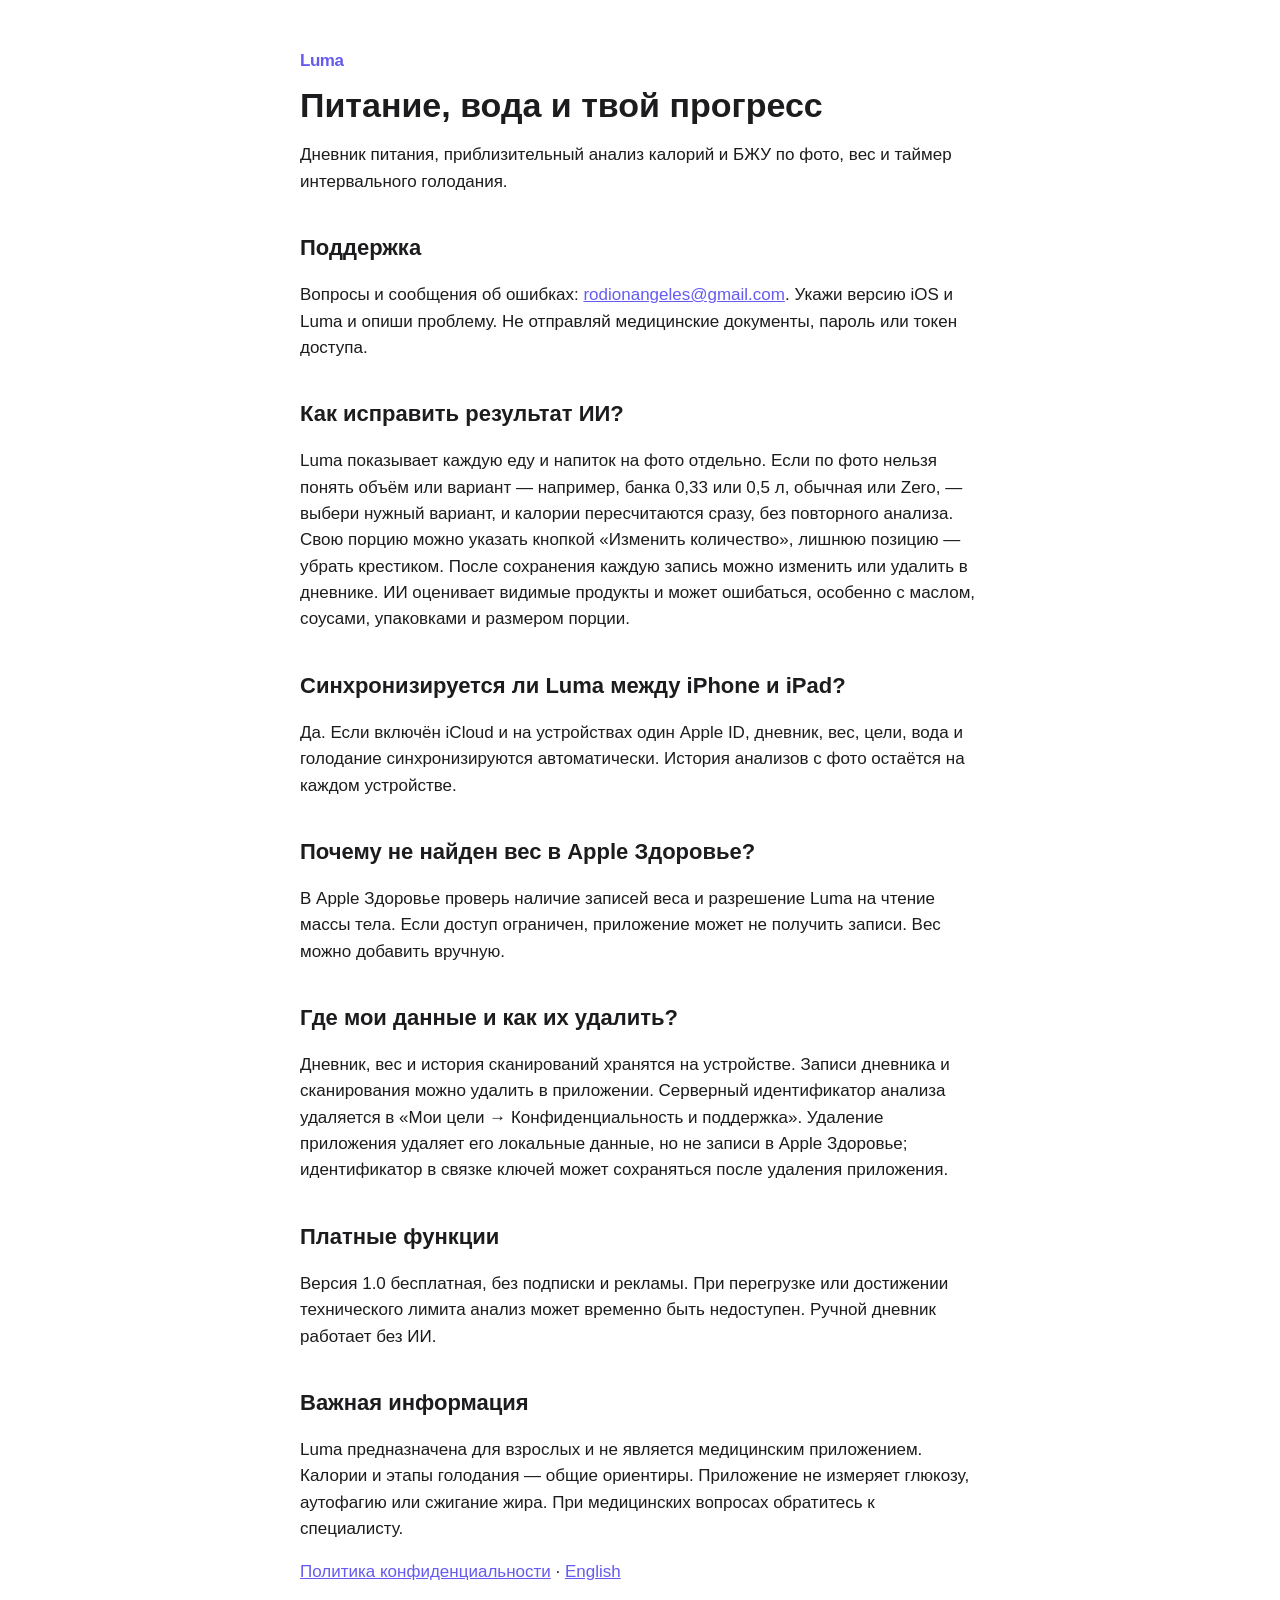
<file: index.html>
<!doctype html><html lang="ru"><head><meta charset="utf-8"><meta name="viewport" content="width=device-width,initial-scale=1"><title>Luma — поддержка</title><link rel="stylesheet" href="style.css"></head><body><main>
<span class="brand">Luma</span><h1>Питание, вода и твой прогресс</h1><p>Дневник питания, приблизительный анализ калорий и БЖУ по фото, вес и таймер интервального голодания.</p>
<h2>Поддержка</h2><p>Вопросы и сообщения об ошибках: <a href="mailto:rodionangeles@gmail.com">rodionangeles@gmail.com</a>. Укажи версию iOS и Luma и опиши проблему. Не отправляй медицинские документы, пароль или токен доступа.</p>
<h2>Как исправить результат ИИ?</h2><p>Luma показывает каждую еду и напиток на фото отдельно. Если по фото нельзя понять объём или вариант — например, банка 0,33 или 0,5 л, обычная или Zero, — выбери нужный вариант, и калории пересчитаются сразу, без повторного анализа. Свою порцию можно указать кнопкой «Изменить количество», лишнюю позицию — убрать крестиком. После сохранения каждую запись можно изменить или удалить в дневнике. ИИ оценивает видимые продукты и может ошибаться, особенно с маслом, соусами, упаковками и размером порции.</p>
<h2>Синхронизируется ли Luma между iPhone и iPad?</h2><p>Да. Если включён iCloud и на устройствах один Apple ID, дневник, вес, цели, вода и голодание синхронизируются автоматически. История анализов с фото остаётся на каждом устройстве.</p>
<h2>Почему не найден вес в Apple Здоровье?</h2><p>В Apple Здоровье проверь наличие записей веса и разрешение Luma на чтение массы тела. Если доступ ограничен, приложение может не получить записи. Вес можно добавить вручную.</p>
<h2>Где мои данные и как их удалить?</h2><p>Дневник, вес и история сканирований хранятся на устройстве. Записи дневника и сканирования можно удалить в приложении. Серверный идентификатор анализа удаляется в «Мои цели → Конфиденциальность и поддержка». Удаление приложения удаляет его локальные данные, но не записи в Apple Здоровье; идентификатор в связке ключей может сохраняться после удаления приложения.</p>
<h2>Платные функции</h2><p>Версия 1.0 бесплатная, без подписки и рекламы. При перегрузке или достижении технического лимита анализ может временно быть недоступен. Ручной дневник работает без ИИ.</p>
<h2>Важная информация</h2><p>Luma предназначена для взрослых и не является медицинским приложением. Калории и этапы голодания — общие ориентиры. Приложение не измеряет глюкозу, аутофагию или сжигание жира. При медицинских вопросах обратитесь к специалисту.</p>
<p><a href="privacy.html">Политика конфиденциальности</a> · <a href="en/">English</a></p>
</main></body></html>
</file>
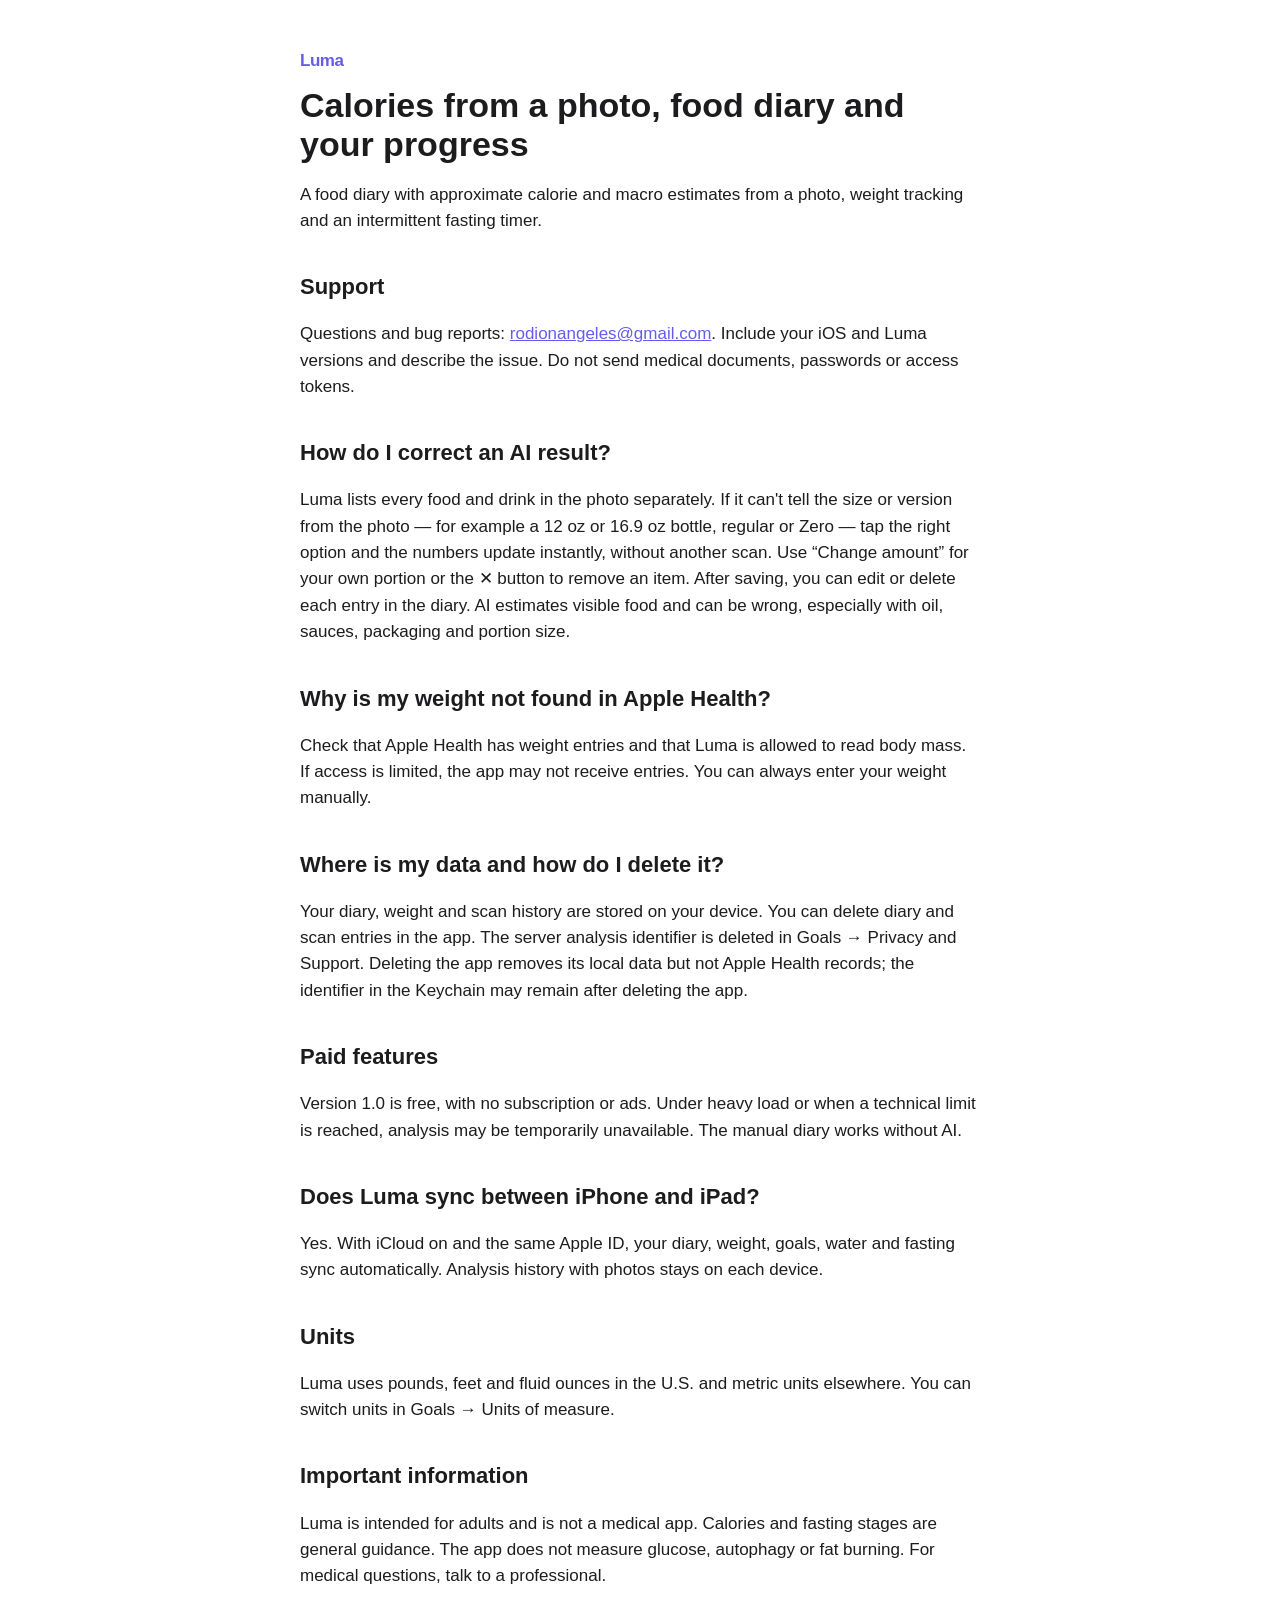
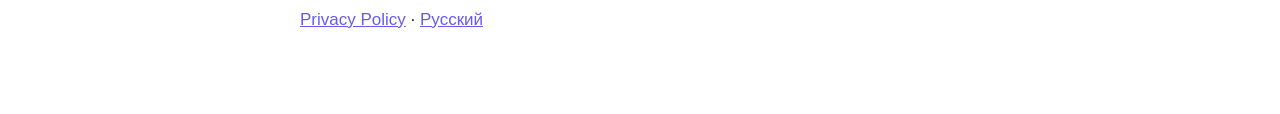
<file: en/index.html>
<!doctype html><html lang="en"><head><meta charset="utf-8"><meta name="viewport" content="width=device-width,initial-scale=1"><title>Luma — Support</title><link rel="stylesheet" href="../style.css"></head><body><main>
<span class="brand">Luma</span><h1>Calories from a photo, food diary and your progress</h1><p>A food diary with approximate calorie and macro estimates from a photo, weight tracking and an intermittent fasting timer.</p>
<h2>Support</h2><p>Questions and bug reports: <a href="mailto:rodionangeles@gmail.com">rodionangeles@gmail.com</a>. Include your iOS and Luma versions and describe the issue. Do not send medical documents, passwords or access tokens.</p>
<h2>How do I correct an AI result?</h2><p>Luma lists every food and drink in the photo separately. If it can't tell the size or version from the photo — for example a 12 oz or 16.9 oz bottle, regular or Zero — tap the right option and the numbers update instantly, without another scan. Use “Change amount” for your own portion or the ✕ button to remove an item. After saving, you can edit or delete each entry in the diary. AI estimates visible food and can be wrong, especially with oil, sauces, packaging and portion size.</p>
<h2>Why is my weight not found in Apple Health?</h2><p>Check that Apple Health has weight entries and that Luma is allowed to read body mass. If access is limited, the app may not receive entries. You can always enter your weight manually.</p>
<h2>Where is my data and how do I delete it?</h2><p>Your diary, weight and scan history are stored on your device. You can delete diary and scan entries in the app. The server analysis identifier is deleted in Goals → Privacy and Support. Deleting the app removes its local data but not Apple Health records; the identifier in the Keychain may remain after deleting the app.</p>
<h2>Paid features</h2><p>Version 1.0 is free, with no subscription or ads. Under heavy load or when a technical limit is reached, analysis may be temporarily unavailable. The manual diary works without AI.</p>
<h2>Does Luma sync between iPhone and iPad?</h2><p>Yes. With iCloud on and the same Apple ID, your diary, weight, goals, water and fasting sync automatically. Analysis history with photos stays on each device.</p>
<h2>Units</h2><p>Luma uses pounds, feet and fluid ounces in the U.S. and metric units elsewhere. You can switch units in Goals → Units of measure.</p>
<h2>Important information</h2><p>Luma is intended for adults and is not a medical app. Calories and fasting stages are general guidance. The app does not measure glucose, autophagy or fat burning. For medical questions, talk to a professional.</p>
<p><a href="privacy.html">Privacy Policy</a> · <a href="../">Русский</a></p>
</main></body></html>
</file>
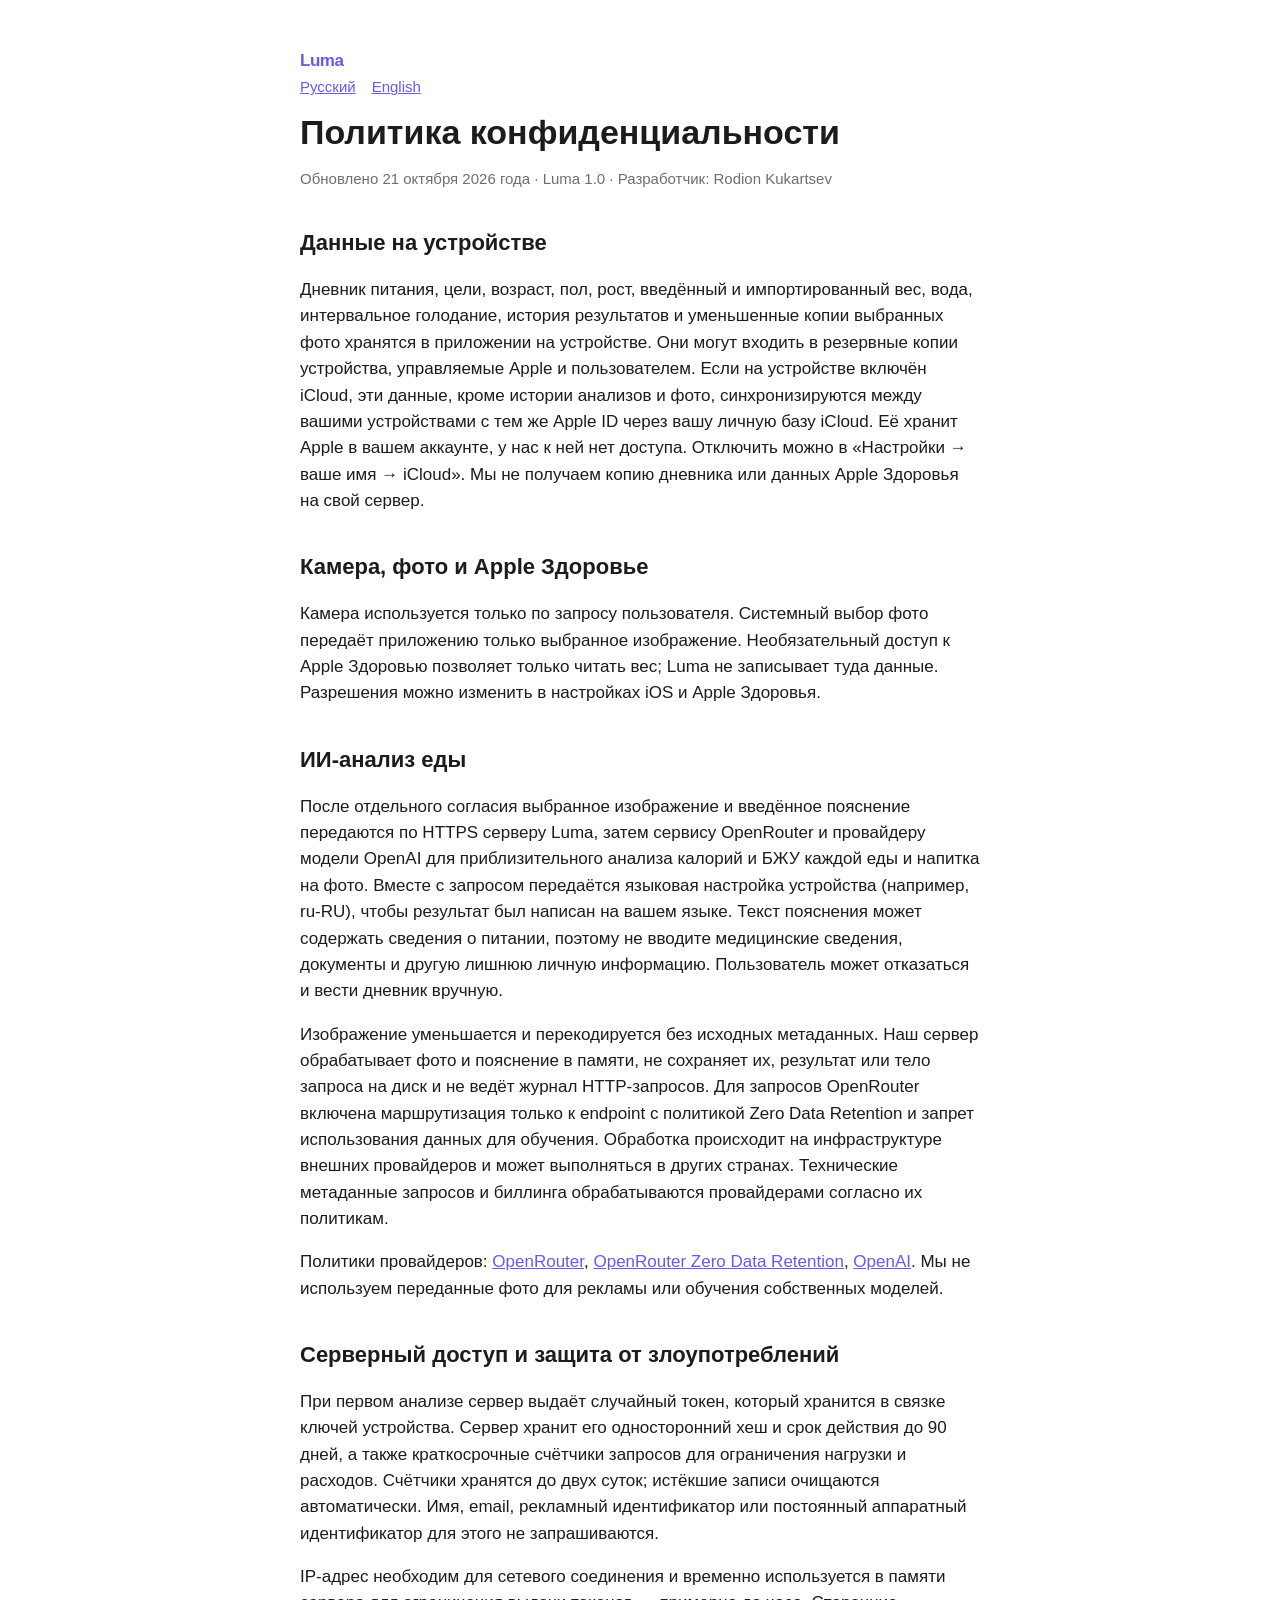
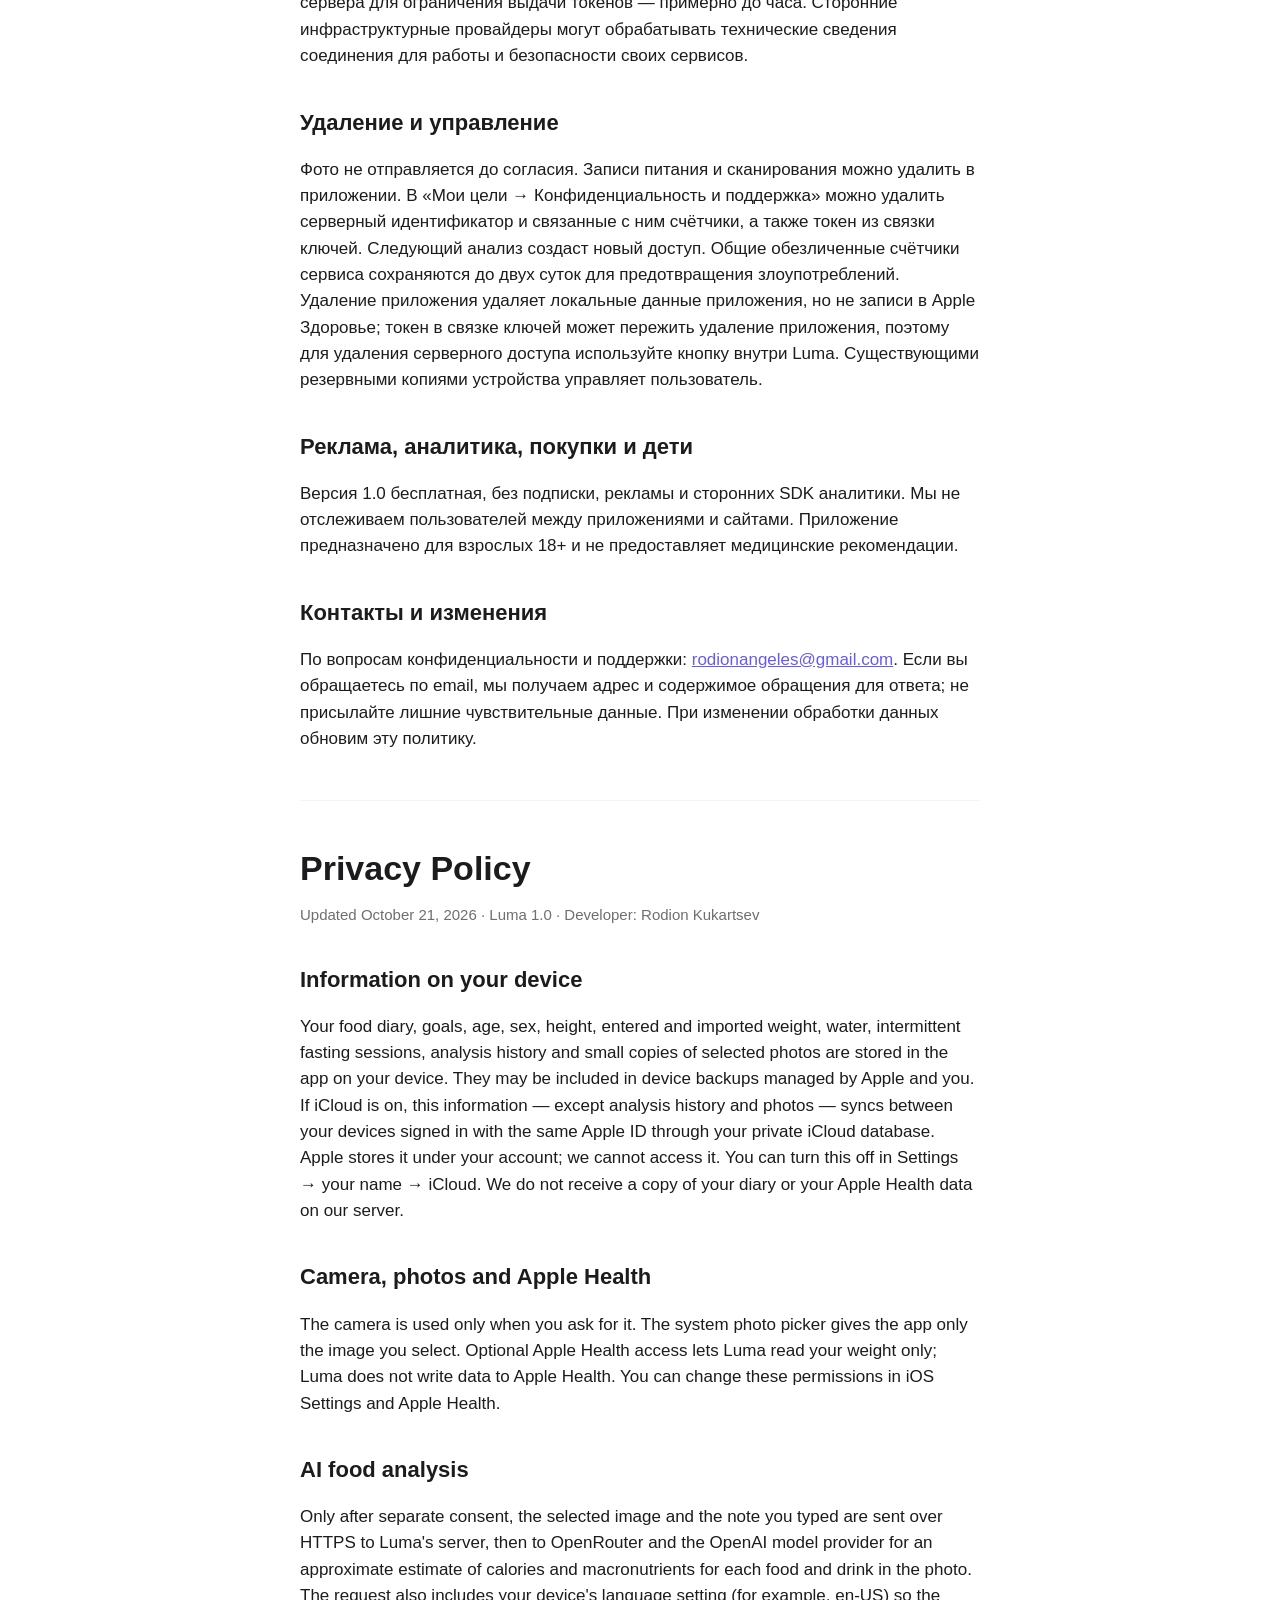
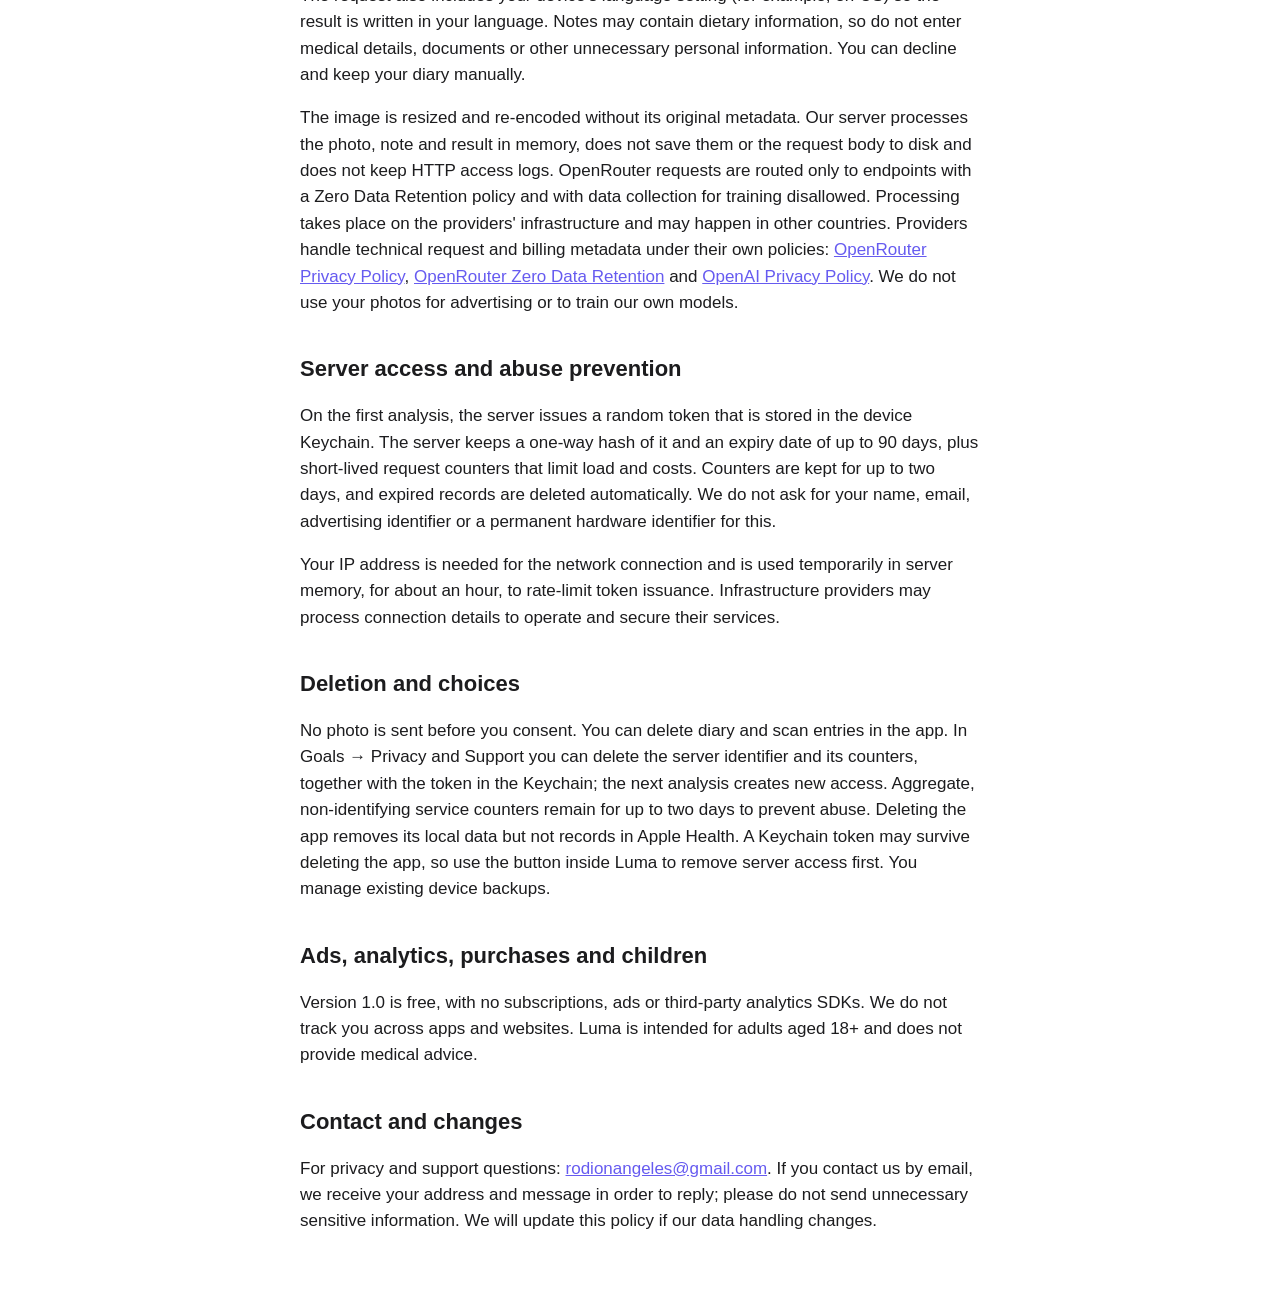
<file: privacy.html>
<!doctype html><html lang="ru"><head><meta charset="utf-8"><meta name="viewport" content="width=device-width,initial-scale=1"><title>Luma — политика конфиденциальности</title><link rel="stylesheet" href="style.css"></head><body><main>
<a class="brand" href="./">Luma</a><nav><a href="#ru">Русский</a><a href="#en">English</a></nav>
<section id="ru"><h1>Политика конфиденциальности</h1><p class="muted">Обновлено 21 октября 2026 года · Luma 1.0 · Разработчик: Rodion Kukartsev</p>
<h2>Данные на устройстве</h2><p>Дневник питания, цели, возраст, пол, рост, введённый и импортированный вес, вода, интервальное голодание, история результатов и уменьшенные копии выбранных фото хранятся в приложении на устройстве. Они могут входить в резервные копии устройства, управляемые Apple и пользователем. Если на устройстве включён iCloud, эти данные, кроме истории анализов и фото, синхронизируются между вашими устройствами с тем же Apple ID через вашу личную базу iCloud. Её хранит Apple в вашем аккаунте, у нас к ней нет доступа. Отключить можно в «Настройки → ваше имя → iCloud». Мы не получаем копию дневника или данных Apple Здоровья на свой сервер.</p>
<h2>Камера, фото и Apple Здоровье</h2><p>Камера используется только по запросу пользователя. Системный выбор фото передаёт приложению только выбранное изображение. Необязательный доступ к Apple Здоровью позволяет только читать вес; Luma не записывает туда данные. Разрешения можно изменить в настройках iOS и Apple Здоровья.</p>
<h2>ИИ-анализ еды</h2><p>После отдельного согласия выбранное изображение и введённое пояснение передаются по HTTPS серверу Luma, затем сервису OpenRouter и провайдеру модели OpenAI для приблизительного анализа калорий и БЖУ каждой еды и напитка на фото. Вместе с запросом передаётся языковая настройка устройства (например, ru-RU), чтобы результат был написан на вашем языке. Текст пояснения может содержать сведения о питании, поэтому не вводите медицинские сведения, документы и другую лишнюю личную информацию. Пользователь может отказаться и вести дневник вручную.</p><p>Изображение уменьшается и перекодируется без исходных метаданных. Наш сервер обрабатывает фото и пояснение в памяти, не сохраняет их, результат или тело запроса на диск и не ведёт журнал HTTP-запросов. Для запросов OpenRouter включена маршрутизация только к endpoint с политикой Zero Data Retention и запрет использования данных для обучения. Обработка происходит на инфраструктуре внешних провайдеров и может выполняться в других странах. Технические метаданные запросов и биллинга обрабатываются провайдерами согласно их политикам.</p><p>Политики провайдеров: <a href="https://openrouter.ai/privacy">OpenRouter</a>, <a href="https://openrouter.ai/docs/guides/features/zdr">OpenRouter Zero Data Retention</a>, <a href="https://openai.com/policies/privacy-policy/">OpenAI</a>. Мы не используем переданные фото для рекламы или обучения собственных моделей.</p>
<h2>Серверный доступ и защита от злоупотреблений</h2><p>При первом анализе сервер выдаёт случайный токен, который хранится в связке ключей устройства. Сервер хранит его односторонний хеш и срок действия до 90 дней, а также краткосрочные счётчики запросов для ограничения нагрузки и расходов. Счётчики хранятся до двух суток; истёкшие записи очищаются автоматически. Имя, email, рекламный идентификатор или постоянный аппаратный идентификатор для этого не запрашиваются.</p><p>IP-адрес необходим для сетевого соединения и временно используется в памяти сервера для ограничения выдачи токенов — примерно до часа. Сторонние инфраструктурные провайдеры могут обрабатывать технические сведения соединения для работы и безопасности своих сервисов.</p>
<h2>Удаление и управление</h2><p>Фото не отправляется до согласия. Записи питания и сканирования можно удалить в приложении. В «Мои цели → Конфиденциальность и поддержка» можно удалить серверный идентификатор и связанные с ним счётчики, а также токен из связки ключей. Следующий анализ создаст новый доступ. Общие обезличенные счётчики сервиса сохраняются до двух суток для предотвращения злоупотреблений. Удаление приложения удаляет локальные данные приложения, но не записи в Apple Здоровье; токен в связке ключей может пережить удаление приложения, поэтому для удаления серверного доступа используйте кнопку внутри Luma. Существующими резервными копиями устройства управляет пользователь.</p>
<h2>Реклама, аналитика, покупки и дети</h2><p>Версия 1.0 бесплатная, без подписки, рекламы и сторонних SDK аналитики. Мы не отслеживаем пользователей между приложениями и сайтами. Приложение предназначено для взрослых 18+ и не предоставляет медицинские рекомендации.</p>
<h2>Контакты и изменения</h2><p>По вопросам конфиденциальности и поддержки: <a href="mailto:rodionangeles@gmail.com">rodionangeles@gmail.com</a>. Если вы обращаетесь по email, мы получаем адрес и содержимое обращения для ответа; не присылайте лишние чувствительные данные. При изменении обработки данных обновим эту политику.</p></section><hr>
<section id="en" lang="en"><h1>Privacy Policy</h1><p class="muted">Updated October 21, 2026 · Luma 1.0 · Developer: Rodion Kukartsev</p>
<h2>Information on your device</h2><p>Your food diary, goals, age, sex, height, entered and imported weight, water, intermittent fasting sessions, analysis history and small copies of selected photos are stored in the app on your device. They may be included in device backups managed by Apple and you. If iCloud is on, this information — except analysis history and photos — syncs between your devices signed in with the same Apple ID through your private iCloud database. Apple stores it under your account; we cannot access it. You can turn this off in Settings → your name → iCloud. We do not receive a copy of your diary or your Apple Health data on our server.</p>
<h2>Camera, photos and Apple Health</h2><p>The camera is used only when you ask for it. The system photo picker gives the app only the image you select. Optional Apple Health access lets Luma read your weight only; Luma does not write data to Apple Health. You can change these permissions in iOS Settings and Apple Health.</p>
<h2>AI food analysis</h2><p>Only after separate consent, the selected image and the note you typed are sent over HTTPS to Luma's server, then to OpenRouter and the OpenAI model provider for an approximate estimate of calories and macronutrients for each food and drink in the photo. The request also includes your device's language setting (for example, en-US) so the result is written in your language. Notes may contain dietary information, so do not enter medical details, documents or other unnecessary personal information. You can decline and keep your diary manually.</p><p>The image is resized and re-encoded without its original metadata. Our server processes the photo, note and result in memory, does not save them or the request body to disk and does not keep HTTP access logs. OpenRouter requests are routed only to endpoints with a Zero Data Retention policy and with data collection for training disallowed. Processing takes place on the providers' infrastructure and may happen in other countries. Providers handle technical request and billing metadata under their own policies: <a href="https://openrouter.ai/privacy">OpenRouter Privacy Policy</a>, <a href="https://openrouter.ai/docs/guides/features/zdr">OpenRouter Zero Data Retention</a> and <a href="https://openai.com/policies/privacy-policy/">OpenAI Privacy Policy</a>. We do not use your photos for advertising or to train our own models.</p>
<h2>Server access and abuse prevention</h2><p>On the first analysis, the server issues a random token that is stored in the device Keychain. The server keeps a one-way hash of it and an expiry date of up to 90 days, plus short-lived request counters that limit load and costs. Counters are kept for up to two days, and expired records are deleted automatically. We do not ask for your name, email, advertising identifier or a permanent hardware identifier for this.</p><p>Your IP address is needed for the network connection and is used temporarily in server memory, for about an hour, to rate-limit token issuance. Infrastructure providers may process connection details to operate and secure their services.</p>
<h2>Deletion and choices</h2><p>No photo is sent before you consent. You can delete diary and scan entries in the app. In Goals → Privacy and Support you can delete the server identifier and its counters, together with the token in the Keychain; the next analysis creates new access. Aggregate, non-identifying service counters remain for up to two days to prevent abuse. Deleting the app removes its local data but not records in Apple Health. A Keychain token may survive deleting the app, so use the button inside Luma to remove server access first. You manage existing device backups.</p>
<h2>Ads, analytics, purchases and children</h2><p>Version 1.0 is free, with no subscriptions, ads or third-party analytics SDKs. We do not track you across apps and websites. Luma is intended for adults aged 18+ and does not provide medical advice.</p>
<h2>Contact and changes</h2><p>For privacy and support questions: <a href="mailto:rodionangeles@gmail.com">rodionangeles@gmail.com</a>. If you contact us by email, we receive your address and message in order to reply; please do not send unnecessary sensitive information. We will update this policy if our data handling changes.</p></section>
</main></body></html>
</file>
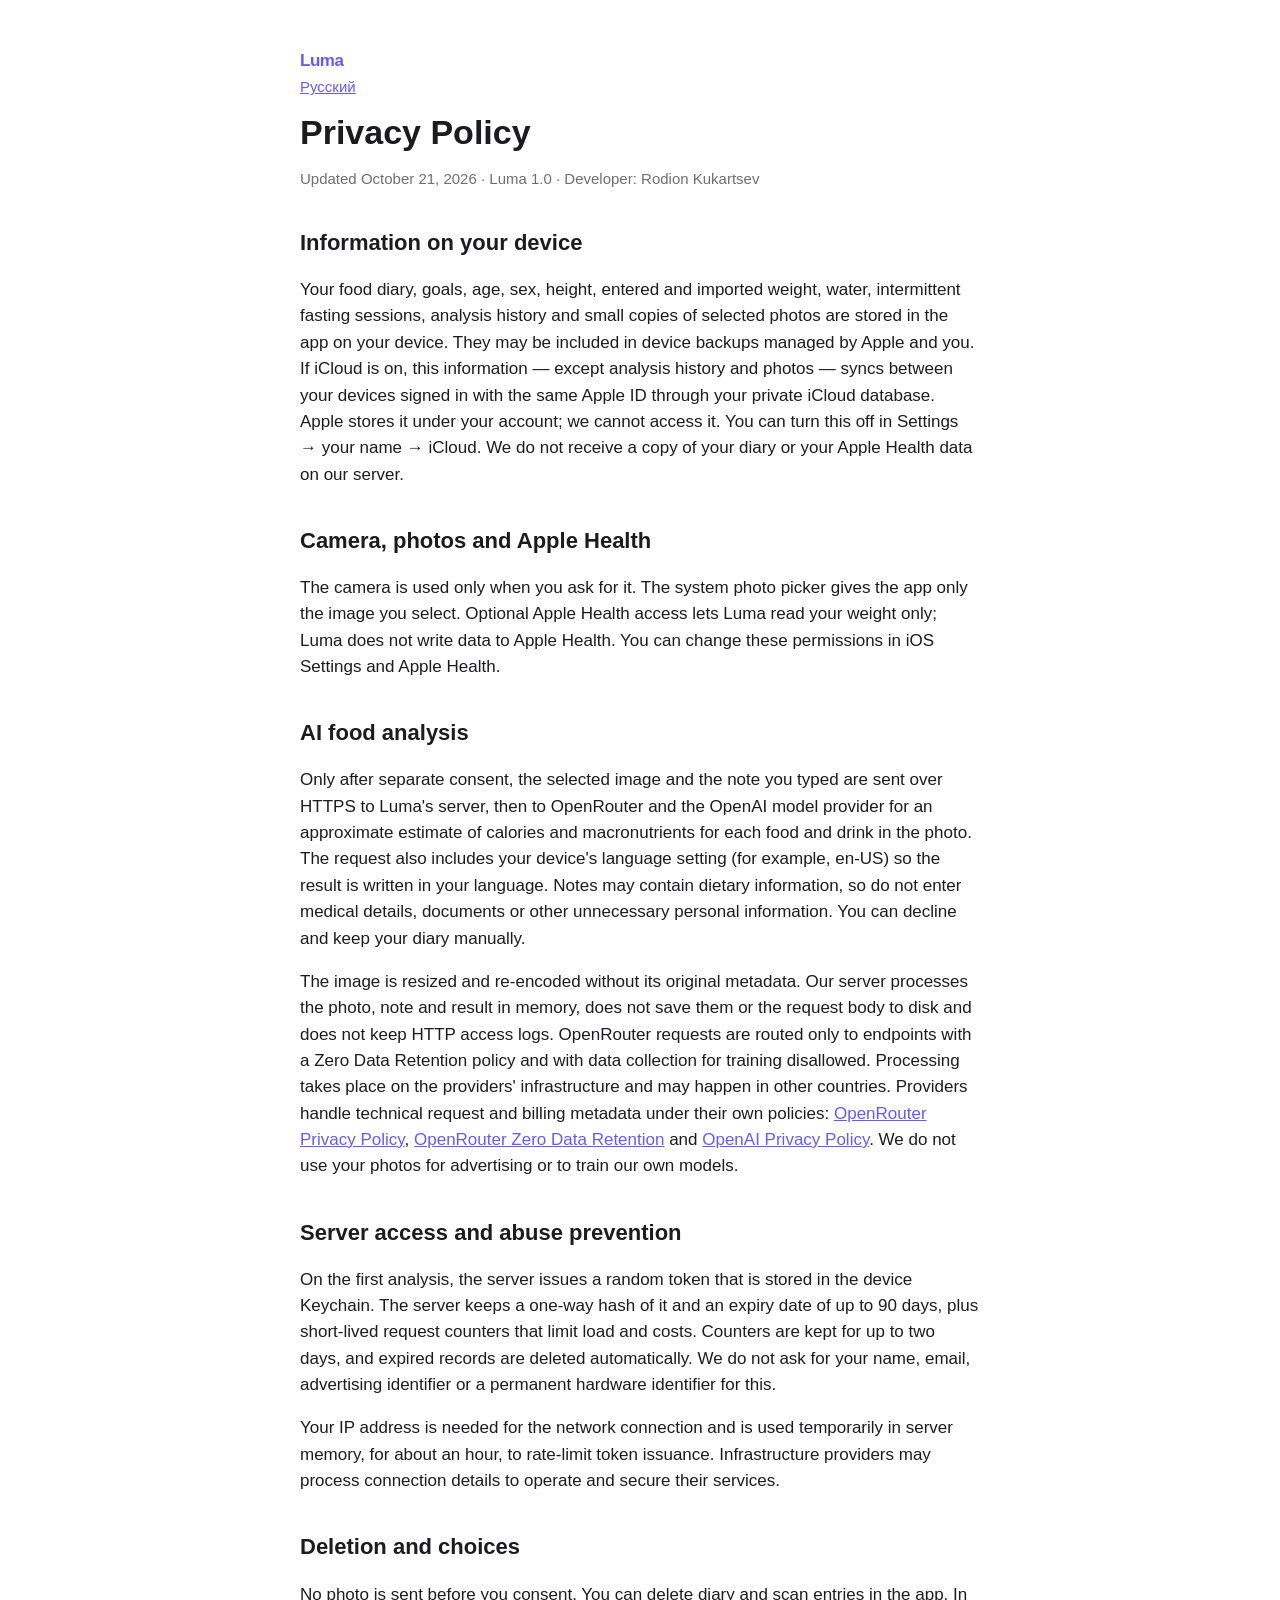
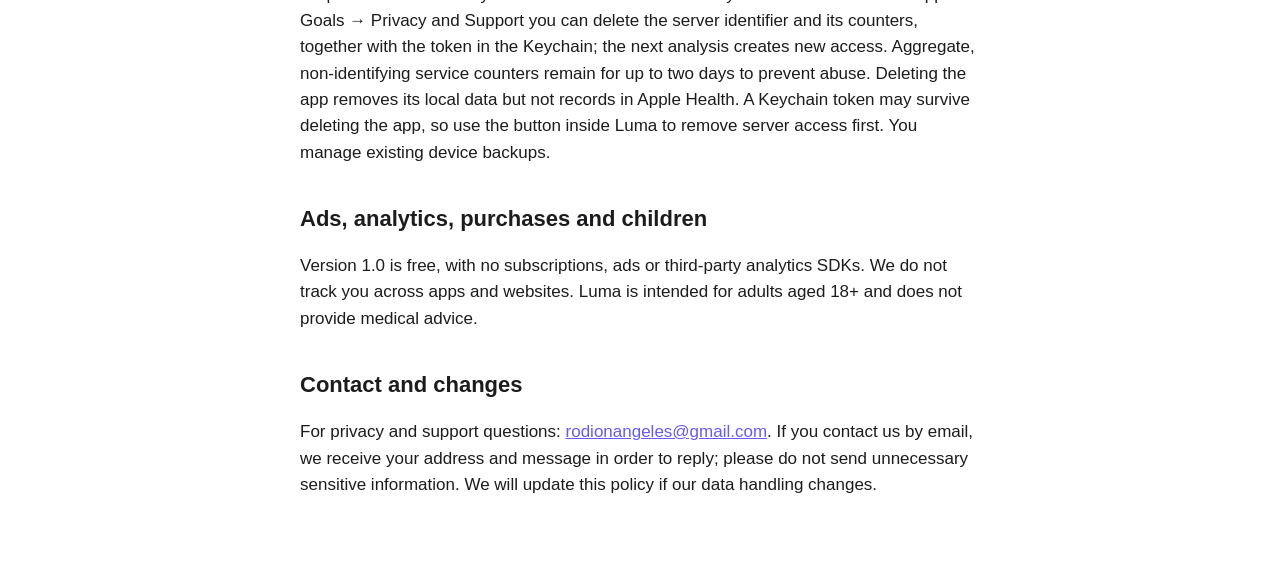
<file: en/privacy.html>
<!doctype html><html lang="en"><head><meta charset="utf-8"><meta name="viewport" content="width=device-width,initial-scale=1"><title>Luma — Privacy Policy</title><link rel="stylesheet" href="../style.css"></head><body><main>
<a class="brand" href="./">Luma</a><nav><a href="../privacy.html">Русский</a></nav>
<h1>Privacy Policy</h1><p class="muted">Updated October 21, 2026 · Luma 1.0 · Developer: Rodion Kukartsev</p>
<h2>Information on your device</h2><p>Your food diary, goals, age, sex, height, entered and imported weight, water, intermittent fasting sessions, analysis history and small copies of selected photos are stored in the app on your device. They may be included in device backups managed by Apple and you. If iCloud is on, this information — except analysis history and photos — syncs between your devices signed in with the same Apple ID through your private iCloud database. Apple stores it under your account; we cannot access it. You can turn this off in Settings → your name → iCloud. We do not receive a copy of your diary or your Apple Health data on our server.</p>
<h2>Camera, photos and Apple Health</h2><p>The camera is used only when you ask for it. The system photo picker gives the app only the image you select. Optional Apple Health access lets Luma read your weight only; Luma does not write data to Apple Health. You can change these permissions in iOS Settings and Apple Health.</p>
<h2>AI food analysis</h2><p>Only after separate consent, the selected image and the note you typed are sent over HTTPS to Luma's server, then to OpenRouter and the OpenAI model provider for an approximate estimate of calories and macronutrients for each food and drink in the photo. The request also includes your device's language setting (for example, en-US) so the result is written in your language. Notes may contain dietary information, so do not enter medical details, documents or other unnecessary personal information. You can decline and keep your diary manually.</p><p>The image is resized and re-encoded without its original metadata. Our server processes the photo, note and result in memory, does not save them or the request body to disk and does not keep HTTP access logs. OpenRouter requests are routed only to endpoints with a Zero Data Retention policy and with data collection for training disallowed. Processing takes place on the providers' infrastructure and may happen in other countries. Providers handle technical request and billing metadata under their own policies: <a href="https://openrouter.ai/privacy">OpenRouter Privacy Policy</a>, <a href="https://openrouter.ai/docs/guides/features/zdr">OpenRouter Zero Data Retention</a> and <a href="https://openai.com/policies/privacy-policy/">OpenAI Privacy Policy</a>. We do not use your photos for advertising or to train our own models.</p>
<h2>Server access and abuse prevention</h2><p>On the first analysis, the server issues a random token that is stored in the device Keychain. The server keeps a one-way hash of it and an expiry date of up to 90 days, plus short-lived request counters that limit load and costs. Counters are kept for up to two days, and expired records are deleted automatically. We do not ask for your name, email, advertising identifier or a permanent hardware identifier for this.</p><p>Your IP address is needed for the network connection and is used temporarily in server memory, for about an hour, to rate-limit token issuance. Infrastructure providers may process connection details to operate and secure their services.</p>
<h2>Deletion and choices</h2><p>No photo is sent before you consent. You can delete diary and scan entries in the app. In Goals → Privacy and Support you can delete the server identifier and its counters, together with the token in the Keychain; the next analysis creates new access. Aggregate, non-identifying service counters remain for up to two days to prevent abuse. Deleting the app removes its local data but not records in Apple Health. A Keychain token may survive deleting the app, so use the button inside Luma to remove server access first. You manage existing device backups.</p>
<h2>Ads, analytics, purchases and children</h2><p>Version 1.0 is free, with no subscriptions, ads or third-party analytics SDKs. We do not track you across apps and websites. Luma is intended for adults aged 18+ and does not provide medical advice.</p>
<h2>Contact and changes</h2><p>For privacy and support questions: <a href="mailto:rodionangeles@gmail.com">rodionangeles@gmail.com</a>. If you contact us by email, we receive your address and message in order to reply; please do not send unnecessary sensitive information. We will update this policy if our data handling changes.</p>
</main></body></html>
</file>
<file: style.css>
:root { --bg: #ffffff; --text: #1c1c1e; --muted: #6e6e73; --accent: #665bf0; --card: #f2f2f7; }
@media (prefers-color-scheme: dark) {
  :root { --bg: #000000; --text: #f2f2f7; --muted: #a1a1a6; --accent: #928cff; --card: #1c1c1e; }
}
* { box-sizing: border-box; }
body { margin: 0; background: var(--bg); color: var(--text);
  font: 17px/1.55 -apple-system, BlinkMacSystemFont, "Segoe UI", Roboto, sans-serif; }
main { max-width: 720px; margin: 0 auto; padding: 48px 20px 64px; }
.brand { font-weight: 800; color: var(--accent); letter-spacing: -0.5px; text-decoration: none; }
h1 { font-size: 34px; line-height: 1.15; margin: 12px 0 8px; }
h2 { font-size: 22px; margin: 36px 0 8px; }
p, li { color: var(--text); }
.muted { color: var(--muted); font-size: 15px; }
a { color: var(--accent); }
.card { background: var(--card); border-radius: 16px; padding: 16px 20px; margin: 16px 0; }
hr { border: 0; border-top: 1px solid var(--card); margin: 48px 0; }
nav a { margin-right: 16px; font-size: 15px; }
</file>
